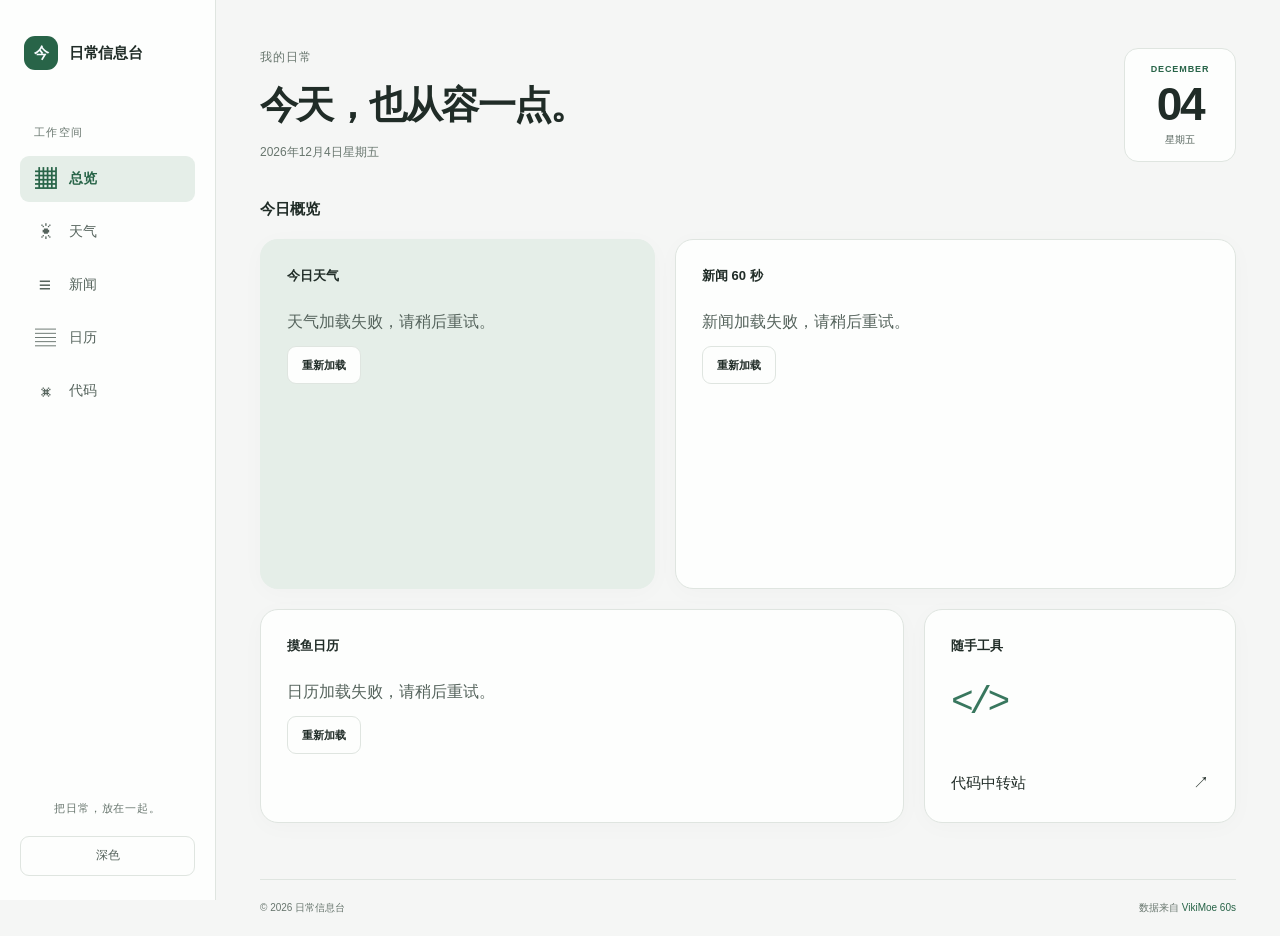
<file: index.html>
<!doctype html>
<html lang="zh-CN">
<head>
  <meta charset="utf-8">
  <meta name="viewport" content="width=device-width, initial-scale=1">
  <meta name="description" content="每日信息台，聚合今日天气、新闻 60 秒和摸鱼日历。">
  <meta name="color-scheme" content="light dark">
  <title>日常信息台</title>
  <link rel="stylesheet" href="./assets/css/site.css?v=20261030-ui">
  <link rel="stylesheet" href="./assets/css/workspace.css?v=20261030-ui">
  <script src="./assets/js/navigation.js?v=20261030-ui" defer></script>
</head>
<body>
  <a class="skip-link" href="#main">跳到主要内容</a>
  <header class="site-header" data-site-navigation></header>

  <main id="main" class="page">
    <section class="home-hero">
      <div class="hero-copy">
        <p class="eyebrow">我的日常</p>
        <h1 class="hero-title">今天，也从容一点。</h1>
        <p class="home-date" id="poster-full-date"></p>
      </div>
      <article class="date-poster" aria-label="今日日期">
        <div class="date-poster-month" id="poster-month"></div>
        <div class="date-poster-day" id="poster-day"></div>
        <div class="date-poster-weekday" id="poster-weekday"></div>
      </article>
    </section>

    <section class="section" id="today">
      <div class="section-heading">
        <h2>今日概览</h2>
      </div>

      <div class="dashboard-grid">
        <article class="panel weather-preview" id="home-weather">
          <div class="panel-inner">
            <div class="panel-top">
              <span class="panel-label">今日天气</span>
              <a class="panel-link" href="./weather.html">查看详情</a>
            </div>
            <div class="state">
              <div class="skeleton skeleton-line short"></div>
              <div class="skeleton" style="width: 48%; height: 92px"></div>
              <div class="skeleton skeleton-line"></div>
            </div>
          </div>
        </article>

        <article class="panel news-preview" id="home-news">
          <div class="panel-inner">
            <div class="panel-top">
              <span class="panel-label">新闻 60 秒</span>
              <a class="panel-link" href="./news.html">全部要闻</a>
            </div>
            <div class="state">
              <div class="skeleton skeleton-block"></div>
              <div class="skeleton skeleton-line"></div>
              <div class="skeleton skeleton-line short"></div>
            </div>
          </div>
        </article>

        <article class="panel moyu-preview" id="home-moyu">
          <div class="panel-inner">
            <div class="panel-top">
              <span class="panel-label">摸鱼日历</span>
              <a class="panel-link" href="./moyu.html">查看日历</a>
            </div>
            <div class="state compact">
              <div class="skeleton skeleton-line short"></div>
              <div class="skeleton skeleton-line"></div>
              <div class="skeleton skeleton-line"></div>
            </div>
          </div>
        </article>
        <a class="panel tool-preview" href="./code-transfer.html">
          <span class="panel-label">随手工具</span>
          <span class="tool-symbol" aria-hidden="true">&lt;/&gt;</span>
          <span class="tool-bottom"><strong>代码中转站</strong><span aria-hidden="true">↗</span></span>
        </a>
      </div>
    </section>
  </main>

  <footer class="site-footer">
    <span>© <span data-current-year></span> 日常信息台</span>
    <span>数据来自 <a href="https://60s.viki.moe" target="_blank" rel="noreferrer">VikiMoe 60s</a></span>
  </footer>

  <script src="./assets/js/common.js"></script>
  <script src="./assets/js/home.js"></script>
</body>
</html>
</file>
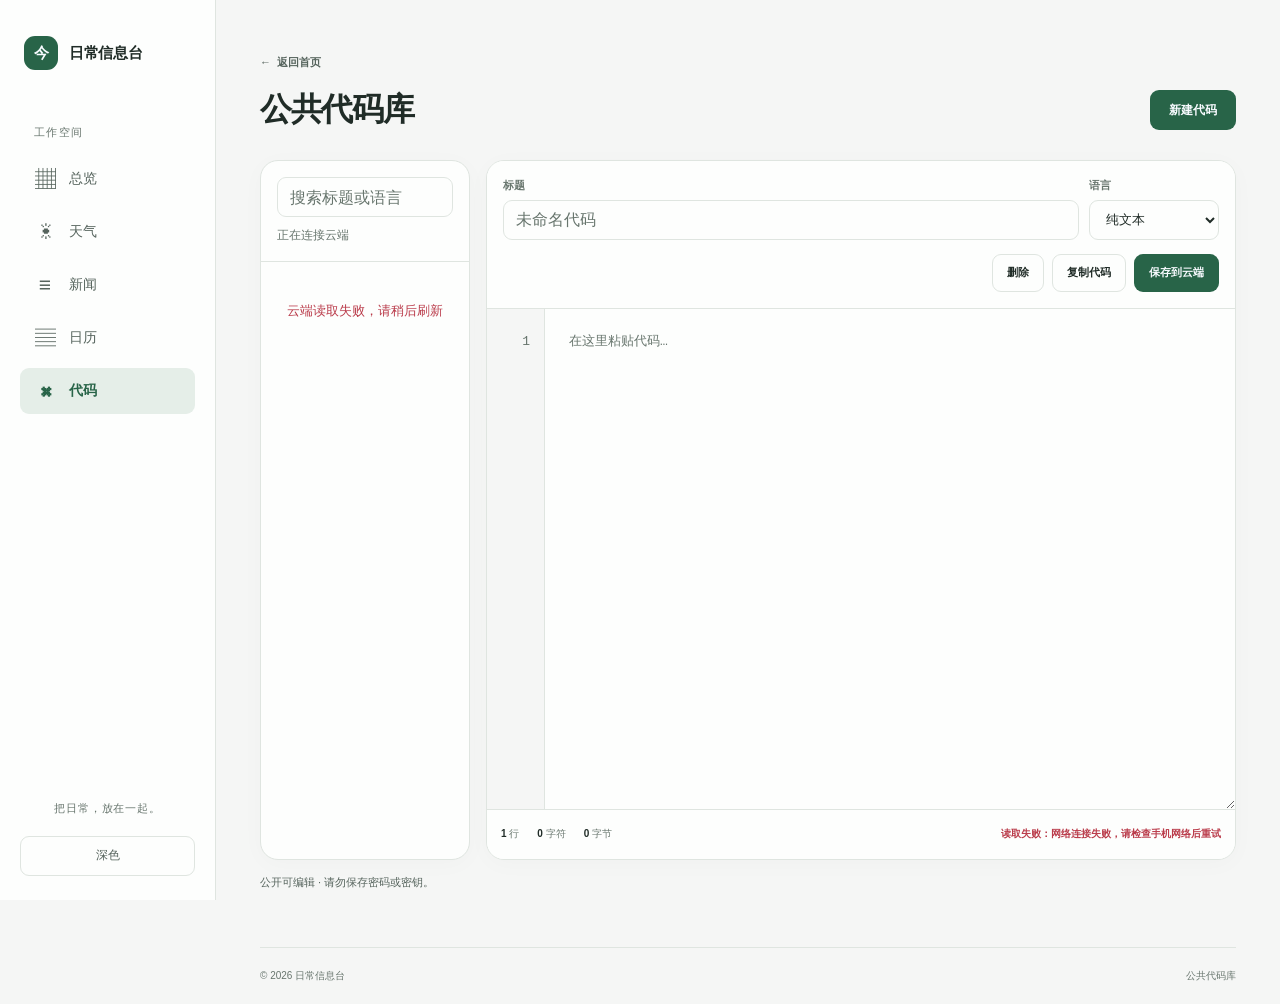
<file: code-transfer.html>
<!doctype html>
<html lang="zh-CN">
<head>
  <meta charset="utf-8">
  <meta name="viewport" content="width=device-width, initial-scale=1">
  <meta name="description" content="公共代码中转站，在不同设备间保存、查看和复制代码。">
  <meta name="color-scheme" content="light dark">
  <script>
    if (location.protocol === 'http:' && /(^|\.)aifather\.top$/i.test(location.hostname)) {
      location.replace('https://' + location.host + location.pathname + location.search + location.hash);
    }
  </script>
  <title>代码中转站 | 日常信息台</title>
  <link rel="stylesheet" href="./assets/css/site.css?v=20261030-ui">
  <link rel="stylesheet" href="./assets/css/workspace.css?v=20261030-ui">
  <script src="./assets/js/navigation.js?v=20261030-ui" defer></script>
</head>
<body>
  <a class="skip-link" href="#main">跳到主要内容</a>
  <header class="site-header" data-site-navigation></header>

  <main id="main" class="page code-page">
    <header class="page-head code-page-head reveal">
      <div class="page-head-copy">
        <a class="back-link" href="./index.html">返回首页</a>
        <h1 class="page-title">公共代码库</h1>
      </div>
      <div class="page-actions">
        <button class="button" id="new-snippet" type="button">新建代码</button>
      </div>
    </header>

    <section class="cloud-code-layout" aria-label="公共代码库">
      <aside class="snippet-sidebar">
        <div class="snippet-sidebar-head">
          <label class="visually-hidden" for="snippet-search">搜索代码</label>
          <input class="snippet-search" id="snippet-search" type="search" placeholder="搜索标题或语言" autocomplete="off">
          <span class="snippet-total" id="snippet-total">正在连接云端</span>
        </div>
        <div class="snippet-list" id="snippet-list" aria-live="polite">
          <div class="snippet-list-state">正在读取公共代码...</div>
        </div>
      </aside>

      <section class="code-workspace cloud-editor" aria-label="代码编辑器">
        <div class="code-toolbar cloud-code-toolbar">
          <div class="snippet-fields">
            <div class="snippet-field snippet-title-field">
              <label for="snippet-title">标题</label>
              <input id="snippet-title" maxlength="200" placeholder="未命名代码" autocomplete="off">
            </div>
            <div class="snippet-field">
              <label for="snippet-language">语言</label>
              <select id="snippet-language">
                <option value="plaintext">纯文本</option>
                <option value="html">HTML</option>
                <option value="css">CSS</option>
                <option value="javascript">JavaScript</option>
                <option value="typescript">TypeScript</option>
                <option value="python">Python</option>
                <option value="java">Java</option>
                <option value="php">PHP</option>
                <option value="sql">SQL</option>
                <option value="json">JSON</option>
                <option value="shell">Shell</option>
                <option value="other">其他</option>
              </select>
            </div>
          </div>
          <div class="code-actions">
            <button class="button secondary small" id="delete-snippet" type="button" disabled>删除</button>
            <button class="button secondary small" id="copy-code" type="button">复制代码</button>
            <button class="button small" id="save-snippet" type="button">保存到云端</button>
          </div>
        </div>

        <div class="code-editor-shell">
          <div class="code-gutter" aria-hidden="true" id="line-numbers">1</div>
          <textarea
            class="code-input"
            id="code-input"
            aria-describedby="code-helper"
            aria-label="代码内容"
            placeholder="在这里粘贴代码…"
            spellcheck="false"
            autocorrect="off"
            autocapitalize="off"
            autocomplete="off"
            wrap="off"
          ></textarea>
        </div>

        <div class="code-statusbar">
          <div class="code-metrics" aria-label="内容统计">
            <span><strong id="line-count">1</strong> 行</span>
            <span><strong id="char-count">0</strong> 字符</span>
            <span><strong id="byte-count">0</strong> 字节</span>
          </div>
          <div class="code-feedback" id="code-feedback" role="status" aria-live="polite">等待选择或新建代码</div>
        </div>
      </section>
    </section>

    <p class="code-security-note" id="code-helper">公开可编辑 · 请勿保存密码或密钥。</p>
  </main>

  <footer class="site-footer">
    <span>© <span data-current-year></span> 日常信息台</span>
    <span>公共代码库</span>
  </footer>

  <script src="./assets/js/common.js?v=20261030-1"></script>
  <script src="./assets/js/supabase-config.js?v=20261030-1"></script>
  <script src="./assets/js/code-transfer.js?v=20261030-1"></script>
</body>
</html>
</file>
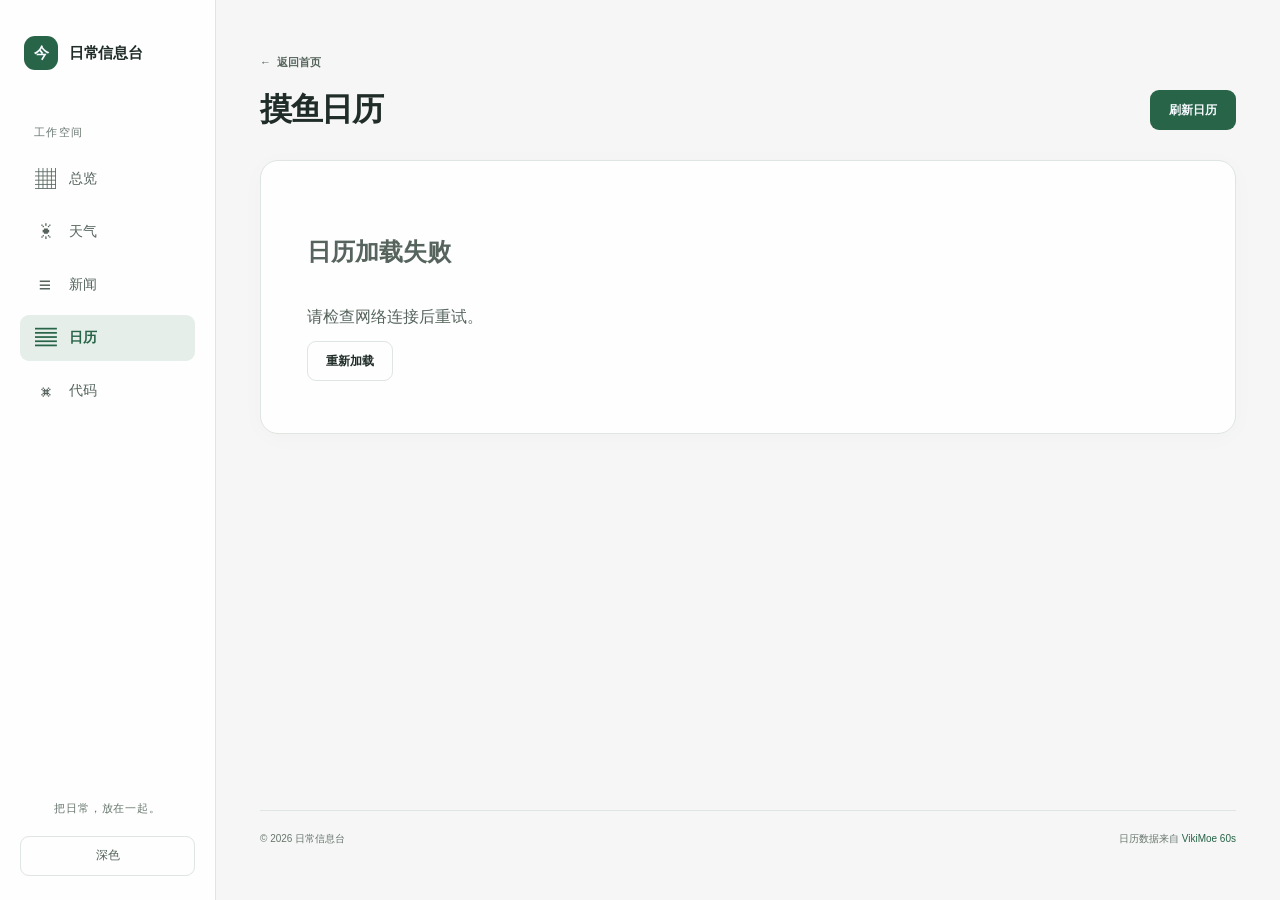
<file: moyu.html>
<!doctype html>
<html lang="zh-CN">
<head>
  <meta charset="utf-8">
  <meta name="viewport" content="width=device-width, initial-scale=1">
  <meta name="description" content="查看本周、本月和本年进度，以及周末和假期倒计时。">
  <meta name="color-scheme" content="light dark">
  <title>摸鱼日历 | 日常信息台</title>
  <link rel="stylesheet" href="./assets/css/site.css?v=20261030-ui">
  <link rel="stylesheet" href="./assets/css/workspace.css?v=20261030-ui">
  <script src="./assets/js/navigation.js?v=20261030-ui" defer></script>
</head>
<body>
  <a class="skip-link" href="#main">跳到主要内容</a>
  <header class="site-header" data-site-navigation></header>

  <main id="main" class="page">
    <header class="page-head reveal">
      <div class="page-head-copy">
        <a class="back-link" href="./index.html">返回首页</a>
        <h1 class="page-title">摸鱼日历</h1>
      </div>
      <div class="page-actions">
        <button class="button" id="refresh-moyu" type="button">刷新日历</button>
      </div>
    </header>

    <section id="moyu-content" aria-live="polite">
      <article class="panel calendar-hero">
        <div class="state">
          <div class="skeleton skeleton-line short"></div>
          <div class="skeleton" style="width: 64%; height: 100px"></div>
          <div class="skeleton skeleton-line"></div>
        </div>
      </article>
    </section>
  </main>

  <footer class="site-footer">
    <span>© <span data-current-year></span> 日常信息台</span>
    <span>日历数据来自 <a href="https://60s.viki.moe" target="_blank" rel="noreferrer">VikiMoe 60s</a></span>
  </footer>

  <script src="./assets/js/common.js"></script>
  <script src="./assets/js/moyu.js"></script>
</body>
</html>
</file>
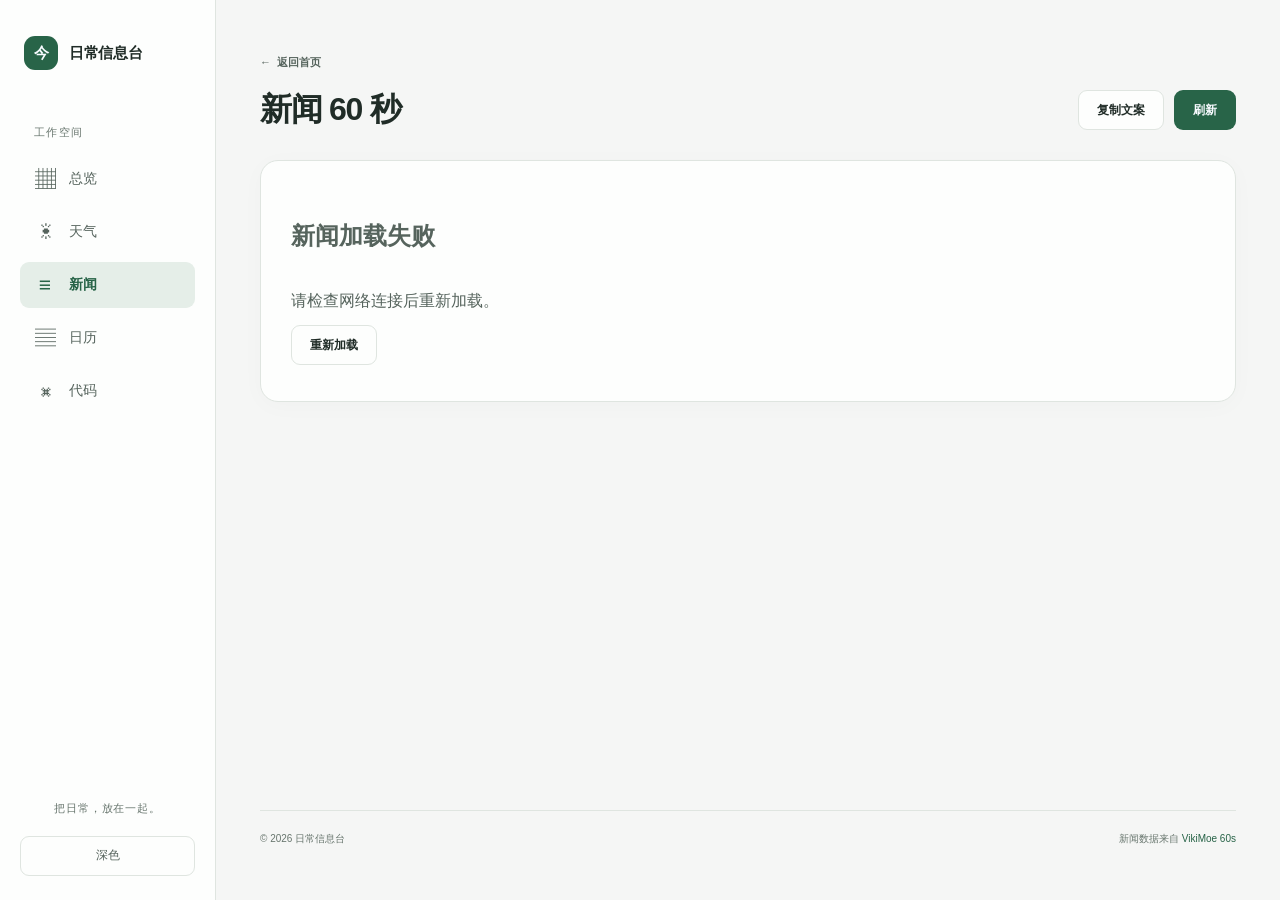
<file: news.html>
<!doctype html>
<html lang="zh-CN">
<head>
  <meta charset="utf-8">
  <meta name="viewport" content="width=device-width, initial-scale=1">
  <meta name="description" content="每天 60 秒读懂十五条重要新闻。">
  <meta name="color-scheme" content="light dark">
  <title>新闻 60 秒 | 日常信息台</title>
  <link rel="stylesheet" href="./assets/css/site.css?v=20261030-ui">
  <link rel="stylesheet" href="./assets/css/workspace.css?v=20261030-ui">
  <script src="./assets/js/navigation.js?v=20261030-ui" defer></script>
</head>
<body>
  <a class="skip-link" href="#main">跳到主要内容</a>
  <header class="site-header" data-site-navigation></header>

  <main id="main" class="page">
    <header class="page-head reveal">
      <div class="page-head-copy">
        <a class="back-link" href="./index.html">返回首页</a>
        <h1 class="page-title">新闻 60 秒</h1>
      </div>
      <div class="page-actions">
        <button class="button secondary" id="copy-news" type="button">复制文案</button>
        <button class="button" id="refresh-news" type="button">刷新</button>
      </div>
    </header>

    <section id="news-content" aria-live="polite">
      <article class="panel feature-card">
        <div class="state">
          <div class="skeleton skeleton-block"></div>
          <div class="skeleton skeleton-line"></div>
          <div class="skeleton skeleton-line"></div>
        </div>
      </article>
    </section>
  </main>

  <footer class="site-footer">
    <span>© <span data-current-year></span> 日常信息台</span>
    <span>新闻数据来自 <a href="https://60s.viki.moe" target="_blank" rel="noreferrer">VikiMoe 60s</a></span>
  </footer>

  <script src="./assets/js/common.js"></script>
  <script src="./assets/js/news.js"></script>
</body>
</html>
</file>
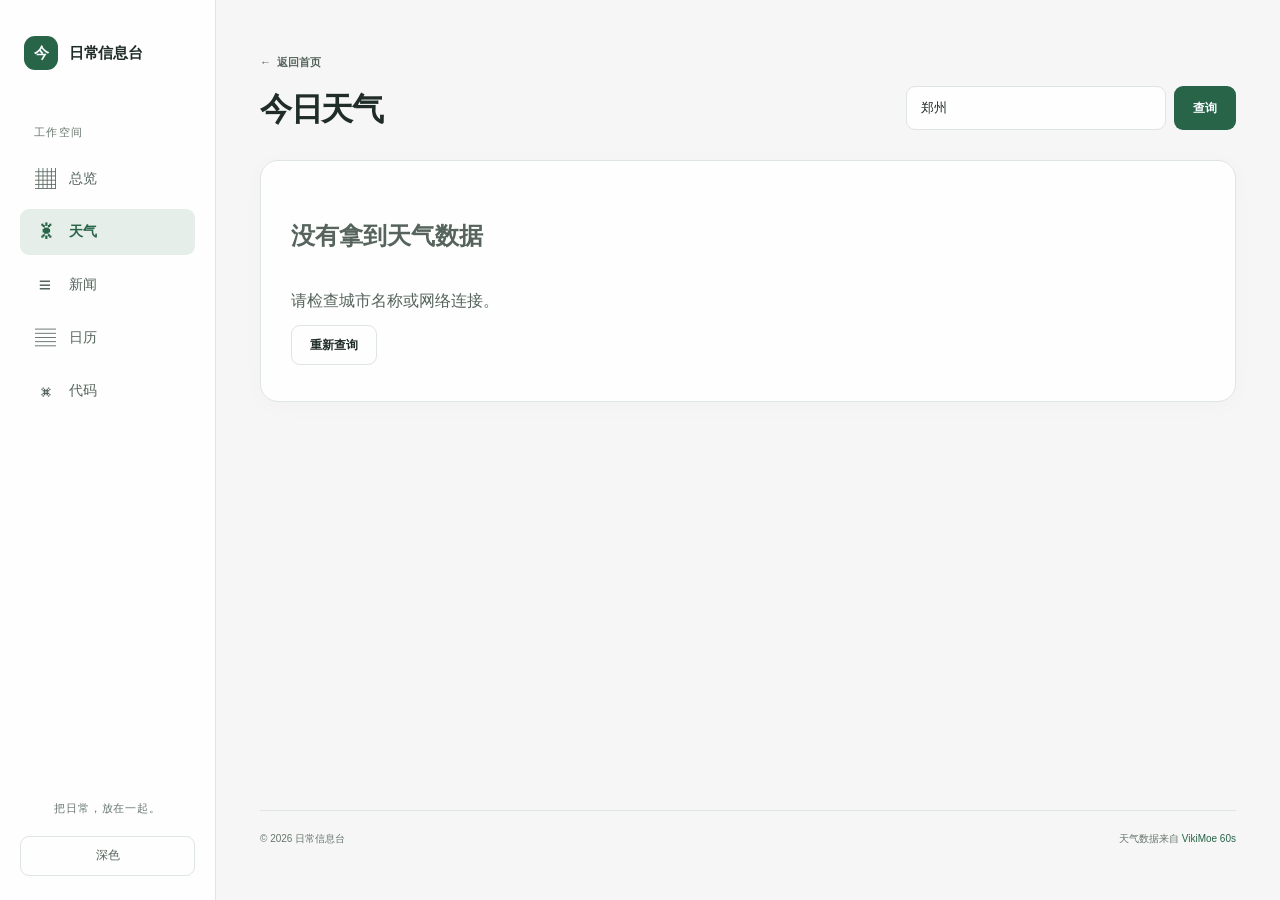
<file: weather.html>
<!doctype html>
<html lang="zh-CN">
<head>
  <meta charset="utf-8">
  <meta name="viewport" content="width=device-width, initial-scale=1">
  <meta name="description" content="查询城市实时天气、空气质量、日出日落和生活指数。">
  <meta name="color-scheme" content="light dark">
  <title>今日天气 | 日常信息台</title>
  <link rel="stylesheet" href="./assets/css/site.css?v=20261030-ui">
  <link rel="stylesheet" href="./assets/css/workspace.css?v=20261030-ui">
  <script src="./assets/js/navigation.js?v=20261030-ui" defer></script>
</head>
<body>
  <a class="skip-link" href="#main">跳到主要内容</a>
  <header class="site-header" data-site-navigation></header>

  <main id="main" class="page">
    <header class="page-head reveal">
      <div class="page-head-copy">
        <a class="back-link" href="./index.html">返回首页</a>
        <h1 class="page-title">今日天气</h1>
      </div>
      <div class="page-actions">
        <form class="city-form" id="city-form" role="search">
          <label class="visually-hidden" for="city-input">城市名称</label>
          <input class="city-input" id="city-input" name="city" type="search" autocomplete="address-level2" placeholder="输入城市，如杭州" maxlength="20">
          <button class="button" type="submit">查询</button>
        </form>
      </div>
    </header>

    <section id="weather-content" aria-live="polite">
      <article class="panel feature-card">
        <div class="state">
          <div class="skeleton skeleton-line short"></div>
          <div class="skeleton" style="width: 52%; height: 120px"></div>
          <div class="skeleton skeleton-line"></div>
        </div>
      </article>
    </section>
  </main>

  <footer class="site-footer">
    <span>© <span data-current-year></span> 日常信息台</span>
    <span>天气数据来自 <a href="https://60s.viki.moe" target="_blank" rel="noreferrer">VikiMoe 60s</a></span>
  </footer>

  <script src="./assets/js/common.js"></script>
  <script src="./assets/js/weather.js"></script>
</body>
</html>
</file>
<file: assets/css/site.css>
:root {
  color-scheme: light;
  --bg: #eef3f8;
  --surface: rgba(255, 255, 255, 0.88);
  --surface-solid: #ffffff;
  --surface-muted: #e5ecf4;
  --text: #142133;
  --text-soft: #506176;
  --text-muted: #718096;
  --line: rgba(38, 63, 91, 0.13);
  --accent: #1768d5;
  --accent-strong: #0d55b7;
  --accent-soft: #dceafb;
  --good: #18794e;
  --warn: #a95f05;
  --danger: #ba3c4b;
  --shadow: 0 22px 70px rgba(36, 65, 95, 0.12);
  --radius-card: 22px;
  --radius-control: 12px;
  --page: min(1180px, calc(100% - 40px));
}

[data-theme="dark"] {
  color-scheme: dark;
  --bg: #0d1622;
  --surface: rgba(23, 35, 50, 0.88);
  --surface-solid: #172332;
  --surface-muted: #202f41;
  --text: #edf4fb;
  --text-soft: #b8c5d3;
  --text-muted: #8fa0b4;
  --line: rgba(197, 218, 240, 0.13);
  --accent: #67a8ff;
  --accent-strong: #8cbcff;
  --accent-soft: #183b63;
  --good: #63c69c;
  --warn: #f0b35d;
  --danger: #f18b98;
  --shadow: 0 26px 80px rgba(0, 0, 0, 0.3);
}

* {
  box-sizing: border-box;
}

html {
  scroll-behavior: smooth;
}

body {
  min-width: 320px;
  min-height: 100dvh;
  margin: 0;
  overflow-x: hidden;
  color: var(--text);
  background:
    radial-gradient(circle at 8% 0%, color-mix(in srgb, var(--accent) 11%, transparent), transparent 30rem),
    radial-gradient(circle at 92% 20%, color-mix(in srgb, var(--good) 8%, transparent), transparent 28rem),
    var(--bg);
  font-family: "Avenir Next", "SF Pro Display", "PingFang SC", "Microsoft YaHei", sans-serif;
  line-height: 1.6;
  transition: background-color 180ms ease, color 180ms ease;
}

button,
input {
  font: inherit;
}

button,
a {
  -webkit-tap-highlight-color: transparent;
}

a {
  color: inherit;
}

img {
  display: block;
  max-width: 100%;
}

.skip-link {
  position: fixed;
  top: 12px;
  left: 12px;
  z-index: 100;
  padding: 9px 14px;
  color: var(--surface-solid);
  background: var(--text);
  border-radius: var(--radius-control);
  transform: translateY(-160%);
}

.skip-link:focus {
  transform: translateY(0);
}

.visually-hidden {
  position: absolute !important;
  width: 1px !important;
  height: 1px !important;
  padding: 0 !important;
  margin: -1px !important;
  overflow: hidden !important;
  clip: rect(0, 0, 0, 0) !important;
  white-space: nowrap !important;
  border: 0 !important;
}

.site-header {
  position: sticky;
  top: 0;
  z-index: 20;
  border-bottom: 1px solid var(--line);
  background: color-mix(in srgb, var(--bg) 82%, transparent);
  backdrop-filter: blur(18px);
}

.nav-wrap {
  width: var(--page);
  height: 68px;
  margin: 0 auto;
  display: flex;
  align-items: center;
  gap: 28px;
}

.brand {
  display: inline-flex;
  align-items: center;
  gap: 10px;
  color: var(--text);
  font-size: 1rem;
  font-weight: 750;
  letter-spacing: -0.02em;
  text-decoration: none;
  white-space: nowrap;
}

.brand-mark {
  width: 30px;
  height: 30px;
  display: grid;
  place-items: center;
  color: #f7fbff;
  background: var(--accent-strong);
  border-radius: 10px;
  font-size: 0.76rem;
  font-weight: 800;
}

.main-nav {
  margin-left: auto;
  display: flex;
  align-items: center;
  gap: 4px;
}

.nav-link,
.theme-toggle,
.back-link {
  min-height: 40px;
  display: inline-flex;
  align-items: center;
  justify-content: center;
  border: 0;
  border-radius: var(--radius-control);
  color: var(--text-soft);
  background: transparent;
  font-size: 0.88rem;
  font-weight: 650;
  text-decoration: none;
  cursor: pointer;
  white-space: nowrap;
  transition: color 160ms ease, background-color 160ms ease, transform 160ms ease;
}

.nav-link,
.back-link {
  padding: 0 13px;
}

.theme-toggle {
  min-width: 62px;
  padding: 0 12px;
  border: 1px solid var(--line);
  background: var(--surface);
}

.nav-link:hover,
.nav-link[aria-current="page"],
.back-link:hover {
  color: var(--text);
  background: var(--surface-muted);
}

.theme-toggle:hover {
  color: var(--text);
  border-color: color-mix(in srgb, var(--accent) 35%, var(--line));
}

.nav-link:active,
.theme-toggle:active,
.button:active,
.back-link:active {
  transform: translateY(1px) scale(0.98);
}

.nav-link:focus-visible,
.theme-toggle:focus-visible,
.button:focus-visible,
.city-input:focus-visible,
.back-link:focus-visible {
  outline: 3px solid color-mix(in srgb, var(--accent) 34%, transparent);
  outline-offset: 2px;
}

.page {
  width: var(--page);
  margin: 0 auto;
  padding: 52px 0 80px;
}

.home-hero {
  min-height: min(42rem, calc(100dvh - 68px));
  display: grid;
  grid-template-columns: minmax(0, 1.05fr) minmax(360px, 0.95fr);
  align-items: center;
  gap: clamp(36px, 6vw, 92px);
  padding: 56px 0 68px;
}

.hero-copy {
  min-width: 0;
  max-width: 650px;
}

.mobile-break {
  display: none;
}

.eyebrow {
  margin: 0 0 18px;
  color: var(--accent-strong);
  font-size: 0.76rem;
  font-weight: 800;
  letter-spacing: 0.12em;
  text-transform: uppercase;
}

.hero-title,
.page-title {
  margin: 0;
  max-width: 12ch;
  font-size: clamp(3rem, 6.7vw, 5.7rem);
  line-height: 0.98;
  letter-spacing: -0.065em;
}

.hero-title {
  max-width: none;
  font-size: clamp(3rem, 5vw, 4.6rem);
}

.page-title {
  max-width: none;
  font-size: clamp(2.5rem, 5vw, 4.6rem);
}

.hero-subtitle,
.page-subtitle {
  max-width: 52ch;
  margin: 24px 0 0;
  color: var(--text-soft);
  font-size: clamp(1rem, 1.5vw, 1.14rem);
}

.hero-actions,
.page-actions,
.toolbar {
  display: flex;
  align-items: center;
  flex-wrap: wrap;
  gap: 10px;
}

.hero-actions {
  margin-top: 30px;
}

.button {
  min-height: 44px;
  padding: 0 18px;
  display: inline-flex;
  align-items: center;
  justify-content: center;
  gap: 8px;
  border: 1px solid transparent;
  border-radius: var(--radius-control);
  color: #f8fbff;
  background: var(--accent-strong);
  font-size: 0.9rem;
  font-weight: 750;
  text-decoration: none;
  cursor: pointer;
  white-space: nowrap;
  transition: transform 160ms ease, background-color 160ms ease, border-color 160ms ease;
}

.button:hover {
  background: color-mix(in srgb, var(--accent-strong) 88%, var(--text));
}

.button.secondary {
  color: var(--text);
  background: var(--surface);
  border-color: var(--line);
}

.button.secondary:hover {
  background: var(--surface-muted);
}

.button.small {
  min-height: 38px;
  padding: 0 14px;
  font-size: 0.82rem;
}

.hero-visual {
  position: relative;
  width: 100%;
  min-width: 0;
  min-height: 390px;
  display: grid;
  place-items: center;
}

.date-poster {
  width: min(100%, 430px);
  padding: 34px;
  border: 1px solid var(--line);
  border-radius: 30px;
  background: var(--surface);
  box-shadow: var(--shadow), inset 0 1px 0 rgba(255, 255, 255, 0.25);
  transform: rotate(2.5deg);
}

.date-poster-month {
  color: var(--accent-strong);
  font-size: 0.8rem;
  font-weight: 800;
  letter-spacing: 0.15em;
  text-transform: uppercase;
}

.date-poster-day {
  margin: 14px 0 4px;
  font-size: clamp(6rem, 14vw, 9rem);
  line-height: 0.82;
  letter-spacing: -0.08em;
  font-variant-numeric: tabular-nums;
}

.date-poster-weekday {
  color: var(--text-soft);
  font-size: 1.2rem;
  font-weight: 700;
}

.date-poster-note {
  margin-top: 30px;
  padding-top: 20px;
  border-top: 1px solid var(--line);
  color: var(--text-muted);
  font-size: 0.9rem;
}

.section {
  padding: 72px 0;
}

.section-heading {
  max-width: 650px;
  margin-bottom: 30px;
}

.section-heading h2 {
  margin: 0;
  font-size: clamp(2rem, 4vw, 3.4rem);
  line-height: 1.08;
  letter-spacing: -0.045em;
}

.section-heading p {
  margin: 14px 0 0;
  color: var(--text-soft);
}

.dashboard-grid {
  display: grid;
  grid-template-columns: repeat(12, minmax(0, 1fr));
  gap: 18px;
}

.panel {
  position: relative;
  overflow: hidden;
  border: 1px solid var(--line);
  border-radius: var(--radius-card);
  background: var(--surface);
  box-shadow: 0 14px 45px rgba(36, 65, 95, 0.08);
}

.panel-inner {
  padding: clamp(22px, 3vw, 34px);
}

.weather-preview {
  grid-column: span 7;
  min-height: 430px;
  background:
    radial-gradient(circle at 90% 8%, color-mix(in srgb, var(--accent) 18%, transparent), transparent 18rem),
    var(--surface);
}

.news-preview {
  grid-column: span 5;
  min-height: 430px;
}

.moyu-preview {
  grid-column: 2 / span 10;
  min-height: 310px;
}

.panel-top,
.page-head,
.weather-main,
.calendar-header,
.news-feature {
  display: flex;
  align-items: flex-start;
  justify-content: space-between;
  gap: 20px;
}

.panel-label {
  color: var(--text-muted);
  font-size: 0.78rem;
  font-weight: 750;
}

.panel-link {
  color: var(--accent-strong);
  font-size: 0.82rem;
  font-weight: 750;
  text-decoration: none;
}

.panel-link:hover {
  text-decoration: underline;
}

.weather-summary {
  margin-top: 50px;
  display: grid;
  grid-template-columns: 1fr auto;
  align-items: end;
  gap: 24px;
}

.weather-temp {
  font-size: clamp(5rem, 10vw, 8rem);
  font-weight: 720;
  line-height: 0.82;
  letter-spacing: -0.08em;
  font-variant-numeric: tabular-nums;
}

.weather-condition {
  margin-top: 22px;
  color: var(--text-soft);
  font-size: 1.12rem;
  font-weight: 650;
}

.weather-icon {
  width: 128px;
  height: 128px;
  object-fit: contain;
  filter: drop-shadow(0 16px 20px rgba(23, 104, 213, 0.18));
}

.weather-glyph {
  width: 128px;
  height: 128px;
  display: grid;
  place-items: center;
  color: var(--accent-strong);
  font-family: "SF Pro Display", "PingFang SC", sans-serif;
  font-size: 6.2rem;
  line-height: 1;
  filter: drop-shadow(0 16px 20px rgba(23, 104, 213, 0.16));
}

.metric-strip {
  display: grid;
  grid-template-columns: repeat(3, 1fr);
  gap: 1px;
  margin-top: 38px;
  background: var(--line);
  border: 1px solid var(--line);
  border-radius: 16px;
  overflow: hidden;
}

.metric {
  padding: 15px;
  background: var(--surface-solid);
}

.metric span,
.stat-label {
  display: block;
  color: var(--text-muted);
  font-size: 0.72rem;
}

.metric strong,
.stat-value {
  display: block;
  margin-top: 4px;
  color: var(--text);
  font-size: 1rem;
  font-weight: 760;
  font-variant-numeric: tabular-nums;
}

.news-preview-image {
  width: 100%;
  aspect-ratio: 16 / 8.2;
  margin-top: 24px;
  object-fit: cover;
  border-radius: 16px;
  background: var(--surface-muted);
}

.headline-list,
.news-list,
.life-list {
  margin: 0;
  padding: 0;
  list-style: none;
}

.headline-list {
  margin-top: 22px;
}

.headline-item {
  display: grid;
  grid-template-columns: 28px 1fr;
  gap: 10px;
  padding: 10px 0;
  color: var(--text-soft);
  font-size: 0.9rem;
}

.headline-item + .headline-item {
  border-top: 1px solid var(--line);
}

.headline-number,
.news-number {
  color: var(--accent-strong);
  font-weight: 800;
  font-variant-numeric: tabular-nums;
}

.moyu-layout {
  margin-top: 24px;
  display: grid;
  grid-template-columns: 1.15fr 0.85fr;
  gap: 32px;
  align-items: center;
}

.moyu-countdown {
  display: grid;
  grid-template-columns: repeat(3, 1fr);
  gap: 12px;
}

.countdown-item,
.stat-card,
.life-item,
.air-item {
  padding: 18px;
  border: 1px solid var(--line);
  border-radius: 16px;
  background: color-mix(in srgb, var(--surface-solid) 72%, var(--accent-soft));
}

.countdown-item strong {
  display: block;
  font-size: 2rem;
  line-height: 1;
  font-variant-numeric: tabular-nums;
}

.countdown-item span {
  display: block;
  margin-top: 9px;
  color: var(--text-muted);
  font-size: 0.74rem;
}

.quote {
  margin: 0;
  color: var(--text-soft);
  font-size: clamp(1.1rem, 2.3vw, 1.55rem);
  line-height: 1.55;
}

.page-head {
  align-items: flex-end;
  padding: 22px 0 50px;
}

.page-head-copy {
  max-width: 740px;
}

.page-head .page-actions {
  justify-content: flex-end;
}

.city-form {
  display: flex;
  gap: 8px;
}

.city-input {
  width: min(260px, 56vw);
  min-height: 44px;
  padding: 0 14px;
  border: 1px solid var(--line);
  border-radius: var(--radius-control);
  color: var(--text);
  background: var(--surface);
}

.city-input::placeholder {
  color: var(--text-muted);
  opacity: 1;
}

.feature-card {
  padding: clamp(24px, 4vw, 42px);
}

.weather-main {
  align-items: center;
  min-height: 330px;
}

.weather-main .weather-temp {
  margin-top: 26px;
}

.weather-place {
  color: var(--accent-strong);
  font-size: 0.84rem;
  font-weight: 750;
}

.weather-side {
  text-align: right;
}

.weather-side .weather-icon {
  width: 172px;
  height: 172px;
  margin-left: auto;
}

.weather-side .weather-glyph {
  width: 172px;
  height: 172px;
  margin-left: auto;
  font-size: 8rem;
}

.weather-updated {
  color: var(--text-muted);
  font-size: 0.74rem;
}

.detail-grid {
  margin-top: 18px;
  display: grid;
  grid-template-columns: repeat(12, minmax(0, 1fr));
  gap: 18px;
}

.air-panel {
  grid-column: span 7;
}

.sun-panel {
  grid-column: span 5;
}

.life-panel,
.alert-panel {
  grid-column: 1 / -1;
}

.panel-title {
  margin: 0 0 20px;
  font-size: 1.12rem;
  letter-spacing: -0.02em;
}

.air-score {
  display: flex;
  align-items: baseline;
  gap: 14px;
}

.air-score strong {
  font-size: 3.4rem;
  line-height: 1;
}

.air-quality {
  color: var(--good);
  font-size: 1rem;
  font-weight: 800;
}

.air-grid {
  margin-top: 24px;
  display: grid;
  grid-template-columns: repeat(3, 1fr);
  gap: 10px;
}

.sun-times {
  display: grid;
  grid-template-columns: 1fr 1fr;
  gap: 12px;
}

.sun-time {
  padding: 20px 0;
}

.sun-time + .sun-time {
  padding-left: 20px;
  border-left: 1px solid var(--line);
}

.sun-time strong {
  display: block;
  margin-top: 8px;
  font-size: 2rem;
  line-height: 1;
}

.sun-time span {
  color: var(--text-muted);
  font-size: 0.76rem;
}

.life-list {
  display: grid;
  grid-template-columns: repeat(3, 1fr);
  gap: 12px;
}

.life-item h3 {
  margin: 0;
  font-size: 0.94rem;
}

.life-level {
  margin: 6px 0 8px;
  color: var(--accent-strong);
  font-size: 0.8rem;
  font-weight: 800;
}

.life-item p {
  margin: 0;
  color: var(--text-soft);
  font-size: 0.8rem;
}

.news-feature {
  align-items: stretch;
}

.news-feature-copy,
.news-feature-media {
  flex: 1 1 0;
}

.news-feature-copy {
  padding: clamp(24px, 4vw, 44px);
  display: flex;
  flex-direction: column;
  justify-content: space-between;
}

.news-date {
  color: var(--accent-strong);
  font-size: 0.82rem;
  font-weight: 800;
}

.news-feature-copy h2 {
  max-width: 10ch;
  margin: 18px 0 16px;
  font-size: clamp(2.3rem, 5vw, 4.4rem);
  line-height: 1;
  letter-spacing: -0.055em;
}

.daily-tip {
  max-width: 36ch;
  margin: 0;
  color: var(--text-soft);
}

.news-feature-media {
  min-height: 420px;
}

.news-feature-media img {
  width: 100%;
  height: 100%;
  object-fit: cover;
}

.news-list {
  margin-top: 18px;
  counter-reset: news;
}

.news-item {
  counter-increment: news;
  display: grid;
  grid-template-columns: 50px minmax(0, 1fr);
  gap: 18px;
  padding: 22px 4px;
  border-bottom: 1px solid var(--line);
}

.news-item::before {
  content: counter(news, decimal-leading-zero);
  color: var(--accent-strong);
  font-size: 0.84rem;
  font-weight: 800;
}

.news-item p {
  margin: 0;
  color: var(--text);
  font-size: clamp(0.96rem, 1.6vw, 1.08rem);
}

.calendar-hero {
  padding: clamp(26px, 4vw, 46px);
}

.calendar-header {
  align-items: center;
}

.calendar-date {
  margin: 0;
  font-size: clamp(2.5rem, 7vw, 5.3rem);
  line-height: 1;
  letter-spacing: -0.06em;
}

.calendar-lunar {
  margin: 10px 0 0;
  color: var(--text-muted);
}

.status-badge {
  padding: 10px 14px;
  border-radius: var(--radius-control);
  color: var(--accent-strong);
  background: var(--accent-soft);
  font-size: 0.86rem;
  font-weight: 800;
}

.calendar-grid {
  margin-top: 40px;
  display: grid;
  grid-template-columns: minmax(0, 1.25fr) minmax(280px, 0.75fr);
  gap: 18px;
}

.calendar-primary,
.calendar-secondary {
  display: grid;
  gap: 18px;
}

.calendar-primary {
  grid-template-columns: 1.35fr 0.65fr;
}

.calendar-secondary {
  grid-template-columns: 1fr;
}

.stat-card.featured {
  grid-row: span 2;
  display: flex;
  flex-direction: column;
  justify-content: space-between;
  min-height: 220px;
  color: #f8fbff;
  background: var(--accent-strong);
  border-color: transparent;
}

.stat-card.featured .stat-label,
.stat-card.featured .stat-note {
  color: rgba(248, 251, 255, 0.76);
}

.stat-card.featured .stat-value {
  color: #f8fbff;
  font-size: clamp(3.2rem, 7vw, 5.5rem);
  line-height: 0.9;
}

.stat-note {
  margin: 8px 0 0;
  color: var(--text-muted);
  font-size: 0.78rem;
}

.progress-stats {
  margin-top: 18px;
  display: grid;
  grid-template-columns: repeat(3, 1fr);
  gap: 12px;
}

.progress-stat {
  padding: 20px;
  border-left: 3px solid var(--accent);
  background: var(--surface-solid);
  border-radius: 0 16px 16px 0;
}

.progress-stat strong {
  display: block;
  font-size: 1.7rem;
  line-height: 1;
}

.progress-stat span {
  display: block;
  margin-top: 8px;
  color: var(--text-muted);
  font-size: 0.76rem;
}

.holiday-card {
  min-height: 104px;
}

.holiday-card h3 {
  margin: 0;
  font-size: 1rem;
}

.holiday-card p {
  margin: 8px 0 0;
  color: var(--text-soft);
}

.calendar-quote {
  margin-top: 18px;
  padding: 28px;
  color: var(--text-soft);
  border-left: 3px solid var(--accent);
  background: var(--surface);
  border-radius: 0 var(--radius-card) var(--radius-card) 0;
  font-size: 1.06rem;
}

.state {
  min-height: 180px;
  display: flex;
  flex-direction: column;
  align-items: flex-start;
  justify-content: center;
  gap: 12px;
  color: var(--text-soft);
}

.state.compact {
  min-height: 120px;
}

.state p {
  margin: 0;
}

.skeleton {
  position: relative;
  overflow: hidden;
  border-radius: 9px;
  background: var(--surface-muted);
}

.skeleton::after {
  content: "";
  position: absolute;
  inset: 0;
  background: linear-gradient(100deg, transparent, rgba(255, 255, 255, 0.3), transparent);
  transform: translateX(-100%);
  animation: shimmer 1.4s infinite;
}

.skeleton-line {
  width: 100%;
  height: 14px;
  margin: 10px 0;
}

.skeleton-line.short {
  width: 55%;
}

.skeleton-block {
  width: 100%;
  height: 170px;
}

.data-note {
  margin-top: 18px;
  color: var(--text-muted);
  font-size: 0.74rem;
}

.code-page {
  padding-top: 38px;
}

.code-page-head {
  padding-bottom: 34px;
}

.code-page-head .page-title {
  max-width: none;
}

.code-workspace {
  overflow: hidden;
  border: 1px solid var(--line);
  border-radius: var(--radius-card);
  background: var(--surface-solid);
  box-shadow: var(--shadow);
}

.code-toolbar,
.code-statusbar {
  display: flex;
  align-items: center;
  justify-content: space-between;
  gap: 20px;
}

.code-toolbar {
  min-height: 82px;
  padding: 16px 20px;
  border-bottom: 1px solid var(--line);
  background: var(--surface);
}

.code-label {
  display: block;
  color: var(--text);
  font-size: 0.92rem;
  font-weight: 800;
}

.code-helper {
  margin: 3px 0 0;
  color: var(--text-muted);
  font-size: 0.74rem;
}

.code-actions,
.code-metrics {
  display: flex;
  align-items: center;
  flex-wrap: wrap;
  gap: 8px;
}

.code-editor-shell {
  position: relative;
  min-height: 520px;
  display: grid;
  grid-template-columns: 58px minmax(0, 1fr);
  background: #111c2a;
}

[data-theme="dark"] .code-editor-shell {
  background: #0a111b;
}

.code-gutter,
.code-input {
  min-height: 520px;
  margin: 0;
  padding-top: 22px;
  padding-bottom: 22px;
  font-family: "SFMono-Regular", "Cascadia Code", Consolas, "Liberation Mono", monospace;
  font-size: 14px;
  line-height: 1.72;
  tab-size: 4;
}

.code-gutter {
  overflow: hidden;
  padding-right: 14px;
  color: #6f839a;
  background: #0d1723;
  border-right: 1px solid rgba(205, 222, 240, 0.1);
  text-align: right;
  white-space: pre;
  user-select: none;
}

.code-input {
  width: 100%;
  min-width: 0;
  resize: vertical;
  overflow: auto;
  padding-right: 24px;
  padding-left: 24px;
  border: 0;
  outline: 0;
  color: #e8f0fa;
  background: transparent;
  caret-color: #75b0ff;
  white-space: pre;
}

.code-input::placeholder {
  color: #72859b;
  opacity: 1;
}

.code-input:focus-visible {
  box-shadow: inset 0 0 0 2px color-mix(in srgb, var(--accent) 72%, transparent);
}

.code-statusbar {
  min-height: 50px;
  padding: 10px 20px;
  border-top: 1px solid var(--line);
  background: var(--surface);
  color: var(--text-muted);
  font-size: 0.74rem;
}

.code-metrics {
  gap: 18px;
  font-variant-numeric: tabular-nums;
}

.code-metrics strong {
  color: var(--text);
}

.code-feedback {
  color: var(--text-soft);
  font-weight: 700;
  text-align: right;
}

.code-feedback[data-tone="success"] {
  color: var(--good);
}

.code-feedback[data-tone="error"] {
  color: var(--danger);
}

.code-notes {
  max-width: 920px;
  margin: 28px 0 0 auto;
  display: grid;
  grid-template-columns: 1fr 1fr;
  gap: 40px;
}

.code-notes h2 {
  margin: 0;
  font-size: 0.92rem;
}

.code-notes p {
  margin: 8px 0 0;
  color: var(--text-muted);
  font-size: 0.82rem;
}

.code-security-note {
  max-width: 920px;
  margin: 20px 0 0 auto;
  padding: 14px 16px;
  border-left: 3px solid var(--warn);
  border-radius: 0 var(--radius-control) var(--radius-control) 0;
  color: var(--text-soft);
  background: color-mix(in srgb, var(--surface-solid) 74%, var(--warn));
  font-size: 0.78rem;
}

.cloud-code-layout {
  min-height: 650px;
  display: grid;
  grid-template-columns: minmax(230px, 0.28fr) minmax(0, 1fr);
  gap: 16px;
}

.snippet-sidebar {
  min-width: 0;
  overflow: hidden;
  border: 1px solid var(--line);
  border-radius: var(--radius-card);
  background: var(--surface);
  box-shadow: 0 14px 45px rgba(36, 65, 95, 0.08);
}

.snippet-sidebar-head {
  padding: 16px;
  border-bottom: 1px solid var(--line);
}

.snippet-search,
.snippet-field input,
.snippet-field select {
  width: 100%;
  min-height: 40px;
  padding: 0 12px;
  border: 1px solid var(--line);
  border-radius: var(--radius-control);
  color: var(--text);
  background: var(--surface-solid);
}

.snippet-search::placeholder,
.snippet-field input::placeholder {
  color: var(--text-muted);
  opacity: 1;
}

.snippet-search:focus-visible,
.snippet-field input:focus-visible,
.snippet-field select:focus-visible {
  outline: 3px solid color-mix(in srgb, var(--accent) 34%, transparent);
  outline-offset: 1px;
}

.snippet-total {
  display: block;
  margin-top: 9px;
  color: var(--text-muted);
  font-size: 0.72rem;
}

.snippet-list {
  max-height: 570px;
  overflow-y: auto;
  padding: 8px;
}

.snippet-list-state {
  padding: 30px 14px;
  color: var(--text-muted);
  font-size: 0.82rem;
  text-align: center;
}

.snippet-list-state.error {
  color: var(--danger);
}

.snippet-item {
  width: 100%;
  padding: 14px;
  display: block;
  border: 0;
  border-radius: 14px;
  color: var(--text);
  background: transparent;
  text-align: left;
  cursor: pointer;
  transition: background-color 160ms ease, transform 160ms ease;
}

.snippet-item:hover {
  background: var(--surface-muted);
}

.snippet-item.is-active {
  color: var(--accent-strong);
  background: var(--accent-soft);
}

.snippet-item:active {
  transform: scale(0.99);
}

.snippet-item:focus-visible {
  outline: 3px solid color-mix(in srgb, var(--accent) 34%, transparent);
  outline-offset: -1px;
}

.snippet-item-title {
  display: block;
  overflow: hidden;
  font-size: 0.88rem;
  font-weight: 760;
  text-overflow: ellipsis;
  white-space: nowrap;
}

.snippet-item-meta {
  margin-top: 6px;
  display: flex;
  justify-content: space-between;
  gap: 8px;
  color: var(--text-muted);
  font-size: 0.68rem;
}

.cloud-editor {
  min-width: 0;
}

.cloud-code-toolbar {
  align-items: flex-end;
}

.snippet-fields {
  min-width: 0;
  flex: 1;
  display: grid;
  grid-template-columns: minmax(190px, 1fr) 150px;
  gap: 10px;
}

.snippet-field label {
  display: block;
  margin-bottom: 5px;
  color: var(--text-muted);
  font-size: 0.68rem;
  font-weight: 700;
}

.cloud-editor .code-editor-shell,
.cloud-editor .code-gutter,
.cloud-editor .code-input {
  min-height: 500px;
}

.site-footer {
  width: var(--page);
  margin: 0 auto;
  padding: 26px 0 38px;
  display: flex;
  justify-content: space-between;
  gap: 20px;
  border-top: 1px solid var(--line);
  color: var(--text-muted);
  font-size: 0.76rem;
}

.site-footer a {
  color: var(--accent-strong);
}

.reveal {
  animation: reveal 600ms cubic-bezier(0.16, 1, 0.3, 1) both;
}

@keyframes reveal {
  from { opacity: 0; transform: translateY(18px); }
  to { opacity: 1; transform: translateY(0); }
}

@keyframes shimmer {
  to { transform: translateX(100%); }
}

@media (max-width: 900px) {
  :root {
    --page: min(100% - 28px, 760px);
  }

  .home-hero {
    grid-template-columns: 1fr;
    min-height: auto;
    padding: 44px 0 54px;
  }

  .hero-visual {
    min-height: 300px;
  }

  .date-poster {
    transform: rotate(1deg);
  }

  .weather-preview,
  .news-preview,
  .moyu-preview {
    grid-column: 1 / -1;
  }

  .moyu-layout,
  .calendar-grid {
    grid-template-columns: 1fr;
  }

  .air-panel,
  .sun-panel {
    grid-column: 1 / -1;
  }

  .life-list {
    grid-template-columns: repeat(2, 1fr);
  }

  .news-feature {
    flex-direction: column;
  }

  .news-feature-media {
    min-height: 320px;
  }
}

@media (max-width: 680px) {
  :root {
    --page: calc(100% - 24px);
  }

  .nav-wrap {
    height: 62px;
    gap: 4px;
    justify-content: space-between;
  }

  .brand {
    flex: 0 0 auto;
  }

  .brand span:last-child {
    display: none;
  }

  .main-nav {
    margin-left: 0;
    gap: 0;
  }

  .nav-link {
    min-height: 38px;
    padding: 0 6px;
    font-size: 0.75rem;
  }

  .theme-toggle {
    min-width: 44px;
    min-height: 38px;
    padding: 0 6px;
    font-size: 0.72rem;
  }

  .page {
    padding-top: 32px;
  }

  .home-hero {
    gap: 24px;
  }

  .hero-title {
    max-width: 100%;
    font-size: clamp(2.75rem, 13vw, 3.5rem);
    line-height: 1.02;
    letter-spacing: -0.055em;
    overflow-wrap: anywhere;
  }

  .mobile-break {
    display: block;
  }

  .hero-visual {
    min-height: 270px;
  }

  .date-poster {
    width: calc(100% - 12px);
    padding: 26px;
  }

  .section {
    padding: 48px 0;
  }

  .page-head {
    align-items: flex-start;
    flex-direction: column;
    padding-bottom: 32px;
  }

  .page-head .page-actions {
    width: 100%;
    justify-content: flex-start;
  }

  .city-form {
    width: 100%;
  }

  .city-input {
    flex: 1;
    width: auto;
    min-width: 0;
  }

  .weather-summary,
  .weather-main {
    grid-template-columns: 1fr;
    display: grid;
  }

  .weather-icon {
    width: 100px;
    height: 100px;
  }

  .weather-glyph {
    width: 100px;
    height: 100px;
    font-size: 4.8rem;
  }

  .weather-side {
    text-align: left;
  }

  .weather-side .weather-icon {
    width: 126px;
    height: 126px;
    margin: 0;
  }

  .weather-side .weather-glyph {
    width: 126px;
    height: 126px;
    margin: 0;
    font-size: 6rem;
  }

  .metric-strip,
  .moyu-countdown,
  .progress-stats {
    grid-template-columns: 1fr;
  }

  .metric-strip {
    gap: 1px;
  }

  .moyu-layout {
    gap: 24px;
  }

  .calendar-header {
    align-items: flex-start;
    flex-direction: column;
  }

  .calendar-primary {
    grid-template-columns: 1fr 1fr;
  }

  .stat-card.featured {
    grid-column: 1 / -1;
    min-height: 190px;
  }

  .life-list,
  .air-grid {
    grid-template-columns: 1fr;
  }

  .news-item {
    grid-template-columns: 34px 1fr;
    gap: 10px;
    padding: 18px 0;
  }

  .code-page {
    padding-top: 24px;
  }

  .cloud-code-layout {
    min-height: auto;
    grid-template-columns: 1fr;
  }

  .snippet-sidebar {
    max-height: 260px;
  }

  .snippet-list {
    max-height: 180px;
  }

  .code-toolbar {
    align-items: flex-start;
    flex-direction: column;
  }

  .code-actions {
    width: 100%;
    display: grid;
    grid-template-columns: repeat(3, minmax(0, 1fr));
  }

  .code-actions .button {
    width: 100%;
    min-width: 0;
    padding-right: 8px;
    padding-left: 8px;
    font-size: 0.75rem;
  }

  .code-editor-shell {
    min-height: 440px;
    grid-template-columns: 44px minmax(0, 1fr);
  }

  .code-gutter,
  .code-input {
    min-height: 440px;
    font-size: 13px;
  }

  .code-gutter {
    padding-right: 10px;
  }

  .code-input {
    padding-right: 16px;
    padding-left: 16px;
  }

  .code-statusbar {
    align-items: flex-start;
    flex-direction: column;
    gap: 5px;
  }

  .code-feedback {
    text-align: left;
  }

  .code-notes {
    grid-template-columns: 1fr;
    gap: 18px;
  }

  .snippet-fields {
    width: 100%;
    grid-template-columns: 1fr;
  }

  .cloud-editor .code-editor-shell,
  .cloud-editor .code-gutter,
  .cloud-editor .code-input {
    min-height: 420px;
  }

  .site-footer {
    flex-direction: column;
    gap: 6px;
  }
}

@media (prefers-reduced-motion: reduce) {
  *,
  *::before,
  *::after {
    scroll-behavior: auto !important;
    animation-duration: 0.01ms !important;
    animation-iteration-count: 1 !important;
    transition-duration: 0.01ms !important;
  }
}

@media (prefers-reduced-transparency: reduce) {
  .site-header,
  .panel,
  .theme-toggle,
  .city-input {
    background: var(--surface-solid);
    backdrop-filter: none;
  }
}
</file>
<file: assets/css/workspace.css>
/* Workspace design system: shared shell, semantic tokens, page compositions.
   Feature-specific controls remain in site.css. */
:root {
  --bg: #f5f6f5;
  --surface: #fdfefd;
  --surface-solid: #fdfefd;
  --surface-muted: #ecefec;
  --text: #202c27;
  --text-soft: #56645d;
  --text-muted: #68766e;
  --line: #dfe5e0;
  --accent: #38775e;
  --accent-strong: #286448;
  --accent-soft: #e5eee8;
  --shadow: 0 4px 24px #203a2906;
  --radius-card: 18px;
  --radius-control: 9px;
  --sidebar-width: 216px;
  --page: min(1180px, calc(100% - 88px));
}
[data-theme="dark"] {
  --bg: #151b18;
  --surface: #1c2420;
  --surface-solid: #1c2420;
  --surface-muted: #27332c;
  --text: #e5ece7;
  --text-soft: #b5c3b9;
  --text-muted: #9cafa2;
  --line: #334238;
  --accent: #9fcbb0;
  --accent-strong: #a8d5b8;
  --accent-soft: #2b4133;
  --shadow: 0 4px 24px #0000000a;
}
body { background: var(--bg); padding-left: var(--sidebar-width); }
.site-header { position: fixed; inset: 0 auto 0 0; width: var(--sidebar-width); background: var(--surface); border: 0; border-right: 1px solid var(--line); backdrop-filter: none; }
.nav-wrap { width: 100%; height: 100%; padding: 36px 20px 24px; flex-direction: column; align-items: stretch; gap: 0; overflow-y: auto; }
.brand { gap: 11px; font-size: 15px; padding: 0 4px; }
.brand-mark { width: 34px; height: 34px; border-radius: 11px; font-size: 15px; }
.nav-caption { margin: 54px 14px 14px; color: var(--text-muted); font-size: 11px; letter-spacing: .12em; }
.main-nav { margin: 0; flex-direction: column; align-items: stretch; gap: 7px; }
.nav-link { justify-content: flex-start; min-height: 46px; gap: 14px; padding: 0 15px; font-weight: 500; }
.nav-symbol { width: 20px; font-size: 21px; text-align: center; line-height: 1; }
.nav-link[aria-current="page"] { color: var(--accent-strong); background: var(--accent-soft); font-weight: 700; }
.nav-bottom { margin-top: auto; padding-top: 48px; display: grid; gap: 18px; }
.nav-signature { font-size: 11px; color: var(--text-muted); text-align: center; letter-spacing: .08em; }
.theme-toggle { font-weight: 500; font-size: 12px; background: transparent; }
.page { padding: 48px 0 56px; min-height: calc(100dvh - 90px); }
.home-hero { min-height: auto; padding: 0 0 36px; grid-template-columns: 1fr auto; gap: 24px; }
.eyebrow { font-size: 12px; letter-spacing: .08em; margin: 0 0 12px; font-weight: 500; color: var(--text-muted); }
.hero-title { font-size: clamp(26px, 3vw, 38px); line-height: 1.35; font-weight: 650; letter-spacing: -.045em; }
.home-date { font-size: 12px; color: var(--text-muted); margin: 12px 0 0; }
.date-poster { width: 112px; padding: 13px 18px; border-radius: 14px; transform: none; box-shadow: none; text-align: center; }
.date-poster-month { font-size: 9px; letter-spacing: .1em; }
.date-poster-day { font-size: 46px; font-weight: 600; line-height: 1; margin: 5px 0; letter-spacing: -.05em; }
.date-poster-weekday { font-size: 10px; font-weight: 500; }
.section { padding: 0; }
.section-heading { margin-bottom: 18px; }
.section-heading h2 { font-size: 15px; line-height: 1.5; font-weight: 600; letter-spacing: 0; }
.dashboard-grid { grid-template-columns: repeat(12, minmax(0, 1fr)); gap: 20px; align-items: stretch; }
.panel, .snippet-sidebar, .code-workspace { box-shadow: var(--shadow); }
.panel-inner { padding: 26px; }
.panel-label { color: var(--text); font-size: 13px; font-weight: 600; }
.panel-link { color: var(--text-soft); font-size: 11px; font-weight: 500; }
.panel-link::after { content: ' ↗'; }
.weather-preview { grid-column: span 5; min-height: 350px; background: var(--accent-soft); border-color: transparent; }
.news-preview { grid-column: span 7; min-height: 350px; }
.weather-summary { margin-top: 30px; gap: 8px; }
.weather-temp { font-size: clamp(64px, 7vw, 94px); margin-top: 16px; font-weight: 500; }
.weather-condition { font-size: 12px; margin-top: 18px; }
.weather-glyph { width: 86px; height: 86px; font-size: 72px; filter: none; }
.metric-strip { margin-top: 26px; border: 0; background: transparent; gap: 0; border-radius: 0; }
.metric { padding: 0 12px; background: transparent; }
.metric:first-child { padding-left: 0; }
.metric + .metric { border-left: 1px solid var(--line); }
.metric strong { font-size: 14px; }
.news-preview-image { height: 112px; aspect-ratio: auto; margin-top: 20px; border-radius: 10px; }
.headline-list { margin-top: 15px; }
.headline-item { font-size: 12px; padding: 8px 0; grid-template-columns: 22px 1fr; }
.headline-item + .headline-item { border: 0; }
.headline-item > span:last-child { display: -webkit-box; -webkit-line-clamp: 2; -webkit-box-orient: vertical; overflow: hidden; }
.headline-number { color: var(--text-muted); font-weight: 500; }
.moyu-preview { grid-column: span 8; min-height: 214px; }
.moyu-layout { grid-template-columns: 1fr; gap: 20px; margin-top: 25px; }
.moyu-countdown { gap: 20px; }
.countdown-item { padding: 0; border: 0; background: transparent; border-radius: 0; }
.countdown-item + .countdown-item { border-left: 1px solid var(--line); padding-left: 20px; }
.countdown-item strong { font-weight: 500; font-size: 32px; }
.quote { font-size: 12px; color: var(--text-muted); }
.tool-preview { grid-column: span 4; padding: 26px; display: flex; flex-direction: column; text-decoration: none; transition: border-color 160ms, transform 160ms; }
.tool-preview:hover { border-color: var(--accent); transform: translateY(-2px); }
.tool-symbol { font-family: monospace; font-size: 38px; color: var(--accent); margin: 16px 0; letter-spacing: -.12em; }
.tool-bottom { display: flex; justify-content: space-between; align-items: center; margin-top: auto; }
.tool-bottom strong { font-weight: 500; font-size: 15px; }
.page-head { padding: 0 0 30px; gap: 24px; }
.page-title { font-size: 32px; font-weight: 600; line-height: 1.3; letter-spacing: -.04em; }
.back-link { padding: 0; min-height: 24px; font-size: 11px; margin-bottom: 14px; }
.back-link::before { content: '←'; margin-right: 6px; }
.button { font-weight: 600; font-size: 12px; min-height: 40px; }
.button.small { font-size: 11px; }
[data-theme="dark"] .button:not(.secondary), [data-theme="dark"] .brand-mark, [data-theme="dark"] .stat-card.featured, [data-theme="dark"] .stat-card.featured .stat-value { color: #152d1f; }
[data-theme="dark"] .stat-card.featured .stat-label, [data-theme="dark"] .stat-card.featured .stat-note { color: #294936; }
.city-input { font-size: 13px; }
.feature-card { padding: 30px; }
.cloud-code-layout { grid-template-columns: minmax(190px, .28fr) minmax(0, 1fr); min-height: 580px; }
.cloud-code-toolbar { flex-wrap: wrap; padding: 16px; gap: 14px; }
.snippet-fields { flex-basis: 100%; grid-template-columns: minmax(0, 1fr) 130px; }
.code-actions { margin-left: auto; }
.code-editor-shell, [data-theme="dark"] .code-editor-shell { background: var(--surface-solid); }
.code-input { color: var(--text); caret-color: var(--accent); font-size: 13px; }
.code-input::placeholder { color: var(--text-muted); }
.code-gutter { color: var(--text-muted); background: var(--bg); border-color: var(--line); font-size: 13px; }
.code-security-note { margin: 14px 0 0; padding: 0; background: none; border: 0; font-size: 11px; }
.code-statusbar { flex-wrap: wrap; gap: 8px; font-size: 10px; padding: 10px 14px; }
.site-footer { padding: 20px 0; font-size: 10px; }
.site-footer a { text-decoration: none; }
.reveal { animation: none; }
a:focus-visible, button:focus-visible { outline: 2px solid var(--accent); outline-offset: 4px; }
@media (min-width: 1600px) { :root { --sidebar-width: 240px; } }
@media (max-width: 1100px) {
  :root { --sidebar-width: 180px; --page: calc(100% - 48px); }
  .nav-wrap { padding-inline: 14px; }
  .weather-preview, .news-preview { grid-column: span 6; }
  .panel-inner, .tool-preview { padding: 20px; }
  .weather-summary .weather-glyph { width: 54px; font-size: 50px; }
}
@media (max-width: 767px) {
  :root { --page: calc(100% - 32px); }
  body { padding-left: 0; }
  .site-header { position: sticky; width: 100%; border-right: 0; border-bottom: 1px solid var(--line); }
  .nav-wrap { padding: 14px 16px 8px; display: grid; grid-template-columns: 1fr auto; height: auto; gap: 12px; overflow: visible; }
  .brand span:last-child { display: inline; }
  .nav-caption, .nav-signature { display: none; }
  .nav-bottom { padding: 0; margin: 0; grid-column: 2; grid-row: 1; }
  .theme-toggle { min-height: 34px; }
  .main-nav { grid-column: 1 / -1; flex-direction: row; overflow-x: auto; gap: 5px; }
  .nav-link { flex: 1 0 auto; justify-content: center; gap: 7px; min-height: 38px; padding: 0 10px; font-size: 12px; }
  .nav-symbol { width: auto; font-size: 17px; }
  .page { padding-top: 28px; min-height: calc(100dvh - 190px); }
  .home-hero { grid-template-columns: 1fr auto; padding: 0 0 28px; gap: 12px; }
  .hero-title { font-size: clamp(22px, 4.6vw, 30px); overflow-wrap: normal; }
  .date-poster { width: 85px; padding: 10px; }
  .date-poster-day { font-size: 36px; }
  .home-date { font-size: 10px; }
  .dashboard-grid { gap: 14px; }
  .weather-preview, .news-preview { grid-column: span 6; }
  .weather-summary { display: grid; grid-template-columns: 1fr auto; }
  .weather-temp { font-size: 64px; }
  .metric-strip, .moyu-countdown { grid-template-columns: repeat(3, minmax(0, 1fr)); }
  .metric { padding-inline: 8px; }
  .metric span { font-size: 10px; }
  .moyu-preview { grid-column: span 8; }
  .tool-preview { grid-column: span 4; }
  .moyu-layout { gap: 18px; }
  .page-title { font-size: 28px; }
  .cloud-code-layout { grid-template-columns: 1fr; }
  .snippet-list { max-height: 210px; }
  .site-footer { flex-wrap: wrap; gap: 8px; }
}
@media (max-width: 540px) {
  .weather-preview, .news-preview, .moyu-preview, .tool-preview { grid-column: 1 / -1; min-height: auto; }
  .weather-preview { min-height: 310px; }
  .weather-summary .weather-glyph { width: 86px; font-size: 72px; }
  .news-preview-image { height: 140px; }
  .tool-preview { display: grid; grid-template-columns: auto 1fr; column-gap: 20px; align-items: center; }
  .tool-preview .panel-label { grid-column: 2; grid-row: 1; }
  .tool-symbol { grid-column: 1; grid-row: 1 / span 2; margin: 0; }
  .tool-bottom { grid-column: 2; margin-top: 6px; }
  .nav-link { padding: 0 8px; }
  .nav-symbol { display: none; }
  .calendar-primary { grid-template-columns: 1fr; }
}
@media (prefers-reduced-motion: reduce) {
  *, *::before, *::after { scroll-behavior: auto !important; animation: none !important; transition: none !important; }
}
</file>
